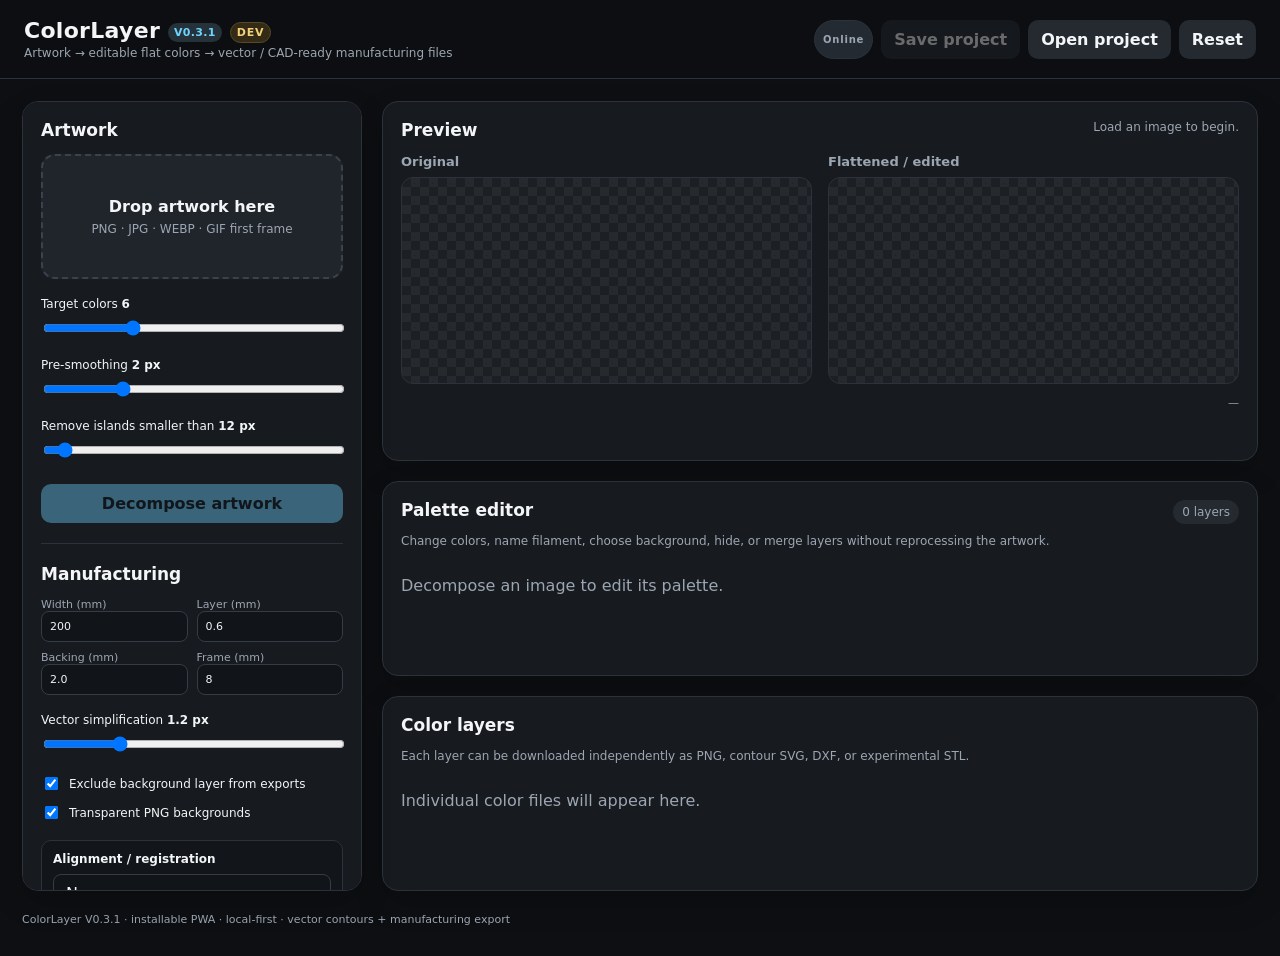
<file: colorlayer-dev/index.html>
<!doctype html>
<html lang="en">
<head>
  <meta charset="utf-8" />
  <meta name="viewport" content="width=device-width, initial-scale=1" />
  <title>ColorLayer V0.3.1 — Artwork to Manufacturing Layers</title>
  <meta name="theme-color" content="#0d0f12" />
  <meta name="apple-mobile-web-app-capable" content="yes" />
  <meta name="apple-mobile-web-app-status-bar-style" content="black-translucent" />
  <meta name="apple-mobile-web-app-title" content="ColorLayer" />
  <link rel="manifest" href="manifest.webmanifest" />
  <link rel="apple-touch-icon" href="icons/icon.svg" />
  <link rel="icon" href="icons/icon.svg" />
  <link rel="stylesheet" href="styles.css" />
</head>
<body>
  <header class="topbar">
    <div>
      <div class="brand">ColorLayer <span>V0.3.1</span> <span id="channelBadge" class="channel-badge">LIVE</span></div>
      <div class="subtitle">Artwork → editable flat colors → vector / CAD-ready manufacturing files</div>
    </div>
    <div class="header-actions"><span id="networkBadge" class="network-badge">Online</span>
      <button id="saveProjectBtn" class="ghost" disabled>Save project</button>
      <label class="ghost file-button">Open project<input id="openProjectInput" type="file" accept="application/json,.json" hidden></label>
      <button id="resetBtn" class="ghost">Reset</button>
    </div>
  </header>

  <main class="app">
    <aside class="panel controls">
      <h2>Artwork</h2>
      <label id="dropzone" class="dropzone">
        <input id="fileInput" type="file" accept="image/*" hidden />
        <span class="drop-title">Drop artwork here</span>
        <span class="drop-sub">PNG · JPG · WEBP · GIF first frame</span>
      </label>

      <div class="control">
        <label for="colorCount">Target colors <b id="colorCountValue">6</b></label>
        <input id="colorCount" type="range" min="2" max="16" value="6" />
      </div>
      <div class="control">
        <label for="simplify">Pre-smoothing <b id="simplifyValue">2 px</b></label>
        <input id="simplify" type="range" min="0" max="8" value="2" />
      </div>
      <div class="control">
        <label for="minIsland">Remove islands smaller than <b id="minIslandValue">12 px</b></label>
        <input id="minIsland" type="range" min="0" max="250" value="12" />
      </div>
      <button id="processBtn" class="primary" disabled>Decompose artwork</button>

      <hr>
      <h2>Manufacturing</h2>
      <div class="grid2">
        <label>Width (mm)<input id="widthMm" type="number" min="10" step="1" value="200"></label>
        <label>Layer (mm)<input id="layerMm" type="number" min="0.05" step="0.05" value="0.6"></label>
        <label>Backing (mm)<input id="backingMm" type="number" min="0.2" step="0.1" value="2.0"></label>
        <label>Frame (mm)<input id="frameMm" type="number" min="0" step="0.5" value="8"></label>
      </div>
      <div class="control">
        <label for="vectorTolerance">Vector simplification <b id="vectorToleranceValue">1.2 px</b></label>
        <input id="vectorTolerance" type="range" min="0" max="5" step="0.1" value="1.2" />
      </div>
      <label class="check"><input id="excludeBackground" type="checkbox" checked> Exclude background layer from exports</label>
      <label class="check"><input id="transparentBg" type="checkbox" checked> Transparent PNG backgrounds</label>

      <div class="control boxed">
        <div class="control-title">Alignment / registration</div>
        <select id="registrationMode">
          <option value="none">None</option>
          <option value="two">2 corner markers</option>
          <option value="four">4 corner markers</option>
        </select>
        <div class="grid2 compact">
          <label>Diameter<input id="pinDiameter" type="number" min="1" step="0.1" value="3"></label>
          <label>Margin<input id="pinMargin" type="number" min="1" step="0.5" value="6"></label>
        </div>
        <small>Markers are included in SVG/DXF and the backing STL. Layer STL holes are experimental because isolated color islands may not physically reach the markers.</small>
      </div>

      <button id="exportProjectBtn" class="secondary" disabled>Export manufacturing ZIP</button>
      <div class="note">Everything runs locally in your browser. No artwork is uploaded.</div>
    </aside>

    <section class="workspace">
      <section class="panel">
        <div class="section-head">
          <h2>Preview</h2>
          <div id="status" class="status">Load an image to begin.</div>
        </div>
        <div class="preview-grid">
          <div><h3>Original</h3><canvas id="sourceCanvas"></canvas></div>
          <div><h3>Flattened / edited</h3><canvas id="quantCanvas"></canvas></div>
        </div>
        <div class="dimension-line" id="dimensionLine">—</div>
      </section>

      <section class="panel">
        <div class="section-head">
          <div>
            <h2>Palette editor</h2>
            <div class="subcopy">Change colors, name filament, choose background, hide, or merge layers without reprocessing the artwork.</div>
          </div>
          <span id="layerCountBadge" class="badge">0 layers</span>
        </div>
        <div id="paletteEditor" class="palette-editor empty">Decompose an image to edit its palette.</div>
      </section>

      <section class="panel">
        <div class="section-head">
          <div>
            <h2>Color layers</h2>
            <div class="subcopy">Each layer can be downloaded independently as PNG, contour SVG, DXF, or experimental STL.</div>
          </div>
        </div>
        <div id="layers" class="layers empty">Individual color files will appear here.</div>
      </section>
    </section>
  </main>

  <footer>ColorLayer V0.3.1 · installable PWA · local-first · vector contours + manufacturing export</footer>
  <div id="updateToast" class="update-toast" hidden><span>A newer ColorLayer build is ready.</span><button id="reloadAppBtn">Reload</button></div>
  <script src="loader.js"></script>
  <script src="pwa.js"></script>
</body>
</html>
</file>
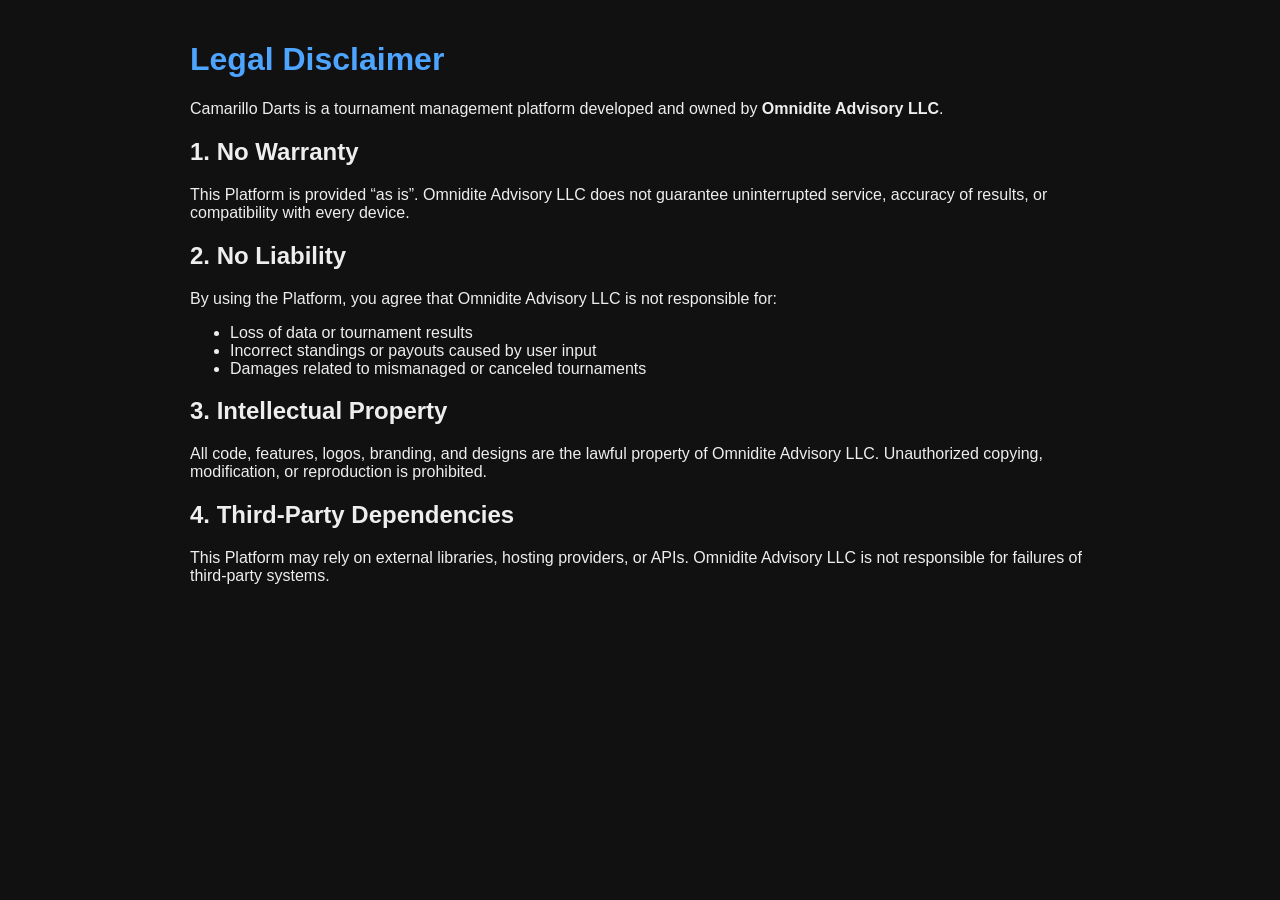
<file: disclaimer.html>
<!DOCTYPE html>
<html>
<head>
<title>Legal Disclaimer – Camarillo Darts</title>
<meta charset="UTF-8">
<style>
body { font-family: Arial, sans-serif; padding: 20px; background: #111; color: #eee; max-width: 900px; margin: auto; }
h1 { color: #4ea5ff; }
</style>
</head>
<body>

<h1>Legal Disclaimer</h1>

<p>
Camarillo Darts is a tournament management platform developed and owned by 
<strong>Omnidite Advisory LLC</strong>.
</p>

<h2>1. No Warranty</h2>
<p>
This Platform is provided “as is”. Omnidite Advisory LLC does not guarantee uninterrupted service, 
accuracy of results, or compatibility with every device.
</p>

<h2>2. No Liability</h2>
<p>
By using the Platform, you agree that Omnidite Advisory LLC is not responsible for:
</p>
<ul>
  <li>Loss of data or tournament results</li>
  <li>Incorrect standings or payouts caused by user input</li>
  <li>Damages related to mismanaged or canceled tournaments</li>
</ul>

<h2>3. Intellectual Property</h2>
<p>
All code, features, logos, branding, and designs are the lawful property of 
Omnidite Advisory LLC. Unauthorized copying, modification, or reproduction is prohibited.
</p>

<h2>4. Third-Party Dependencies</h2>
<p>
This Platform may rely on external libraries, hosting providers, or APIs.  
Omnidite Advisory LLC is not responsible for failures of third-party systems.
</p>

</body>
</html>
</file>
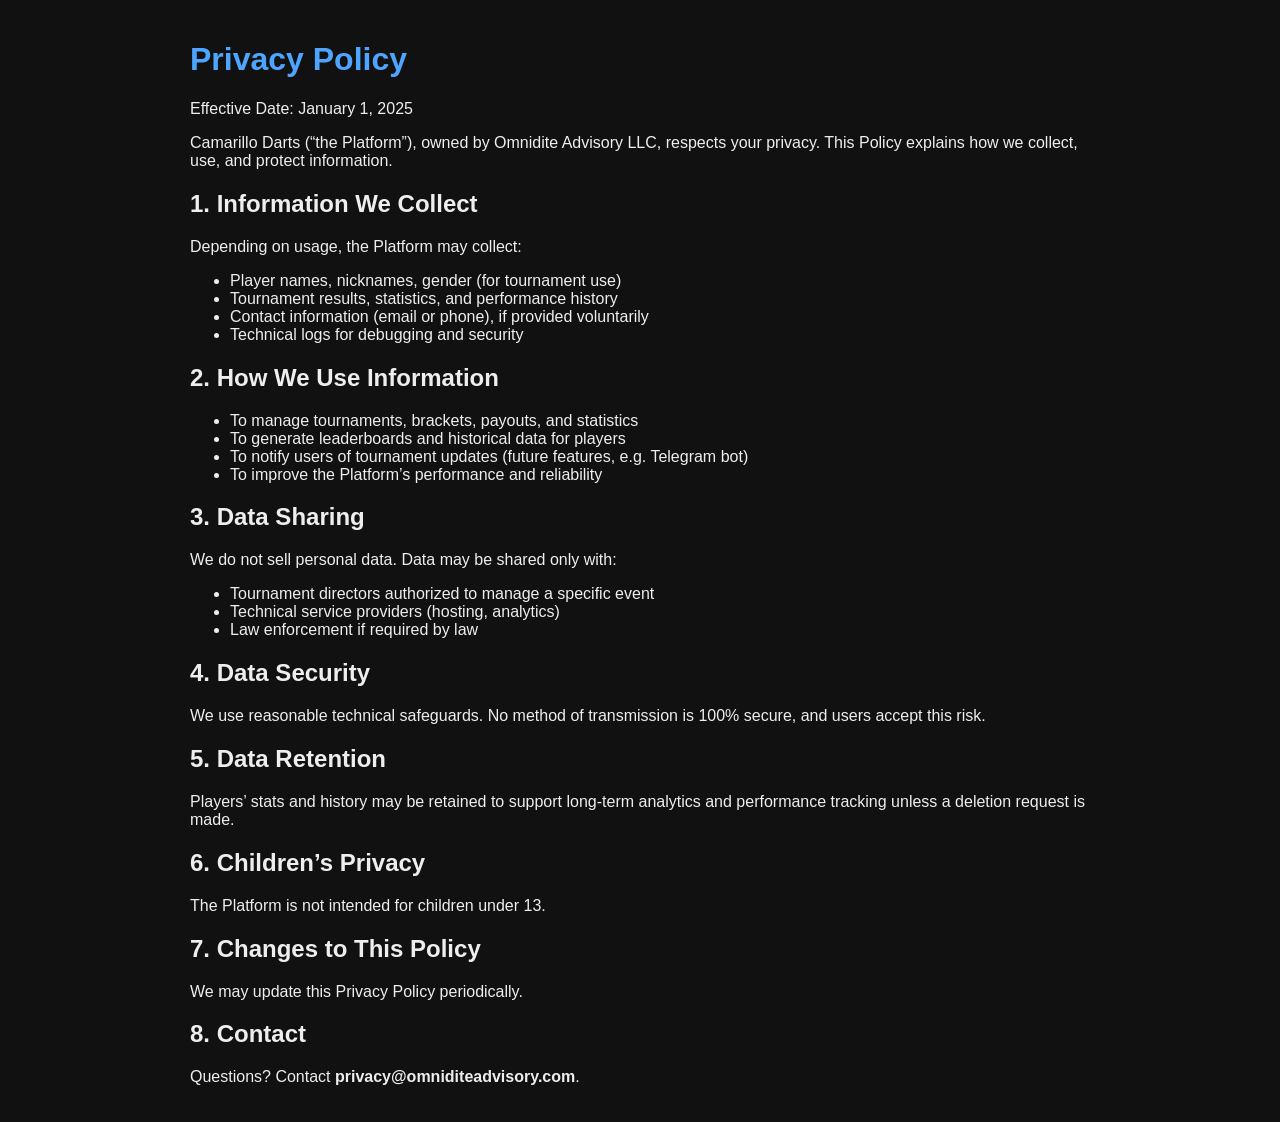
<file: privacy.html>
<!DOCTYPE html>
<html>
<head>
<title>Privacy Policy – Camarillo Darts</title>
<meta charset="UTF-8">
<style>
body { font-family: Arial, sans-serif; padding: 20px; background: #111; color: #eee; max-width: 900px; margin: auto; }
h1 { color: #4ea5ff; }
</style>
</head>
<body>

<h1>Privacy Policy</h1>
<p>Effective Date: January 1, 2025</p>

<p>
Camarillo Darts (“the Platform”), owned by Omnidite Advisory LLC, respects your privacy.  
This Policy explains how we collect, use, and protect information.
</p>

<h2>1. Information We Collect</h2>
<p>
Depending on usage, the Platform may collect:
</p>
<ul>
  <li>Player names, nicknames, gender (for tournament use)</li>
  <li>Tournament results, statistics, and performance history</li>
  <li>Contact information (email or phone), if provided voluntarily</li>
  <li>Technical logs for debugging and security</li>
</ul>

<h2>2. How We Use Information</h2>
<ul>
<li>To manage tournaments, brackets, payouts, and statistics</li>
<li>To generate leaderboards and historical data for players</li>
<li>To notify users of tournament updates (future features, e.g. Telegram bot)</li>
<li>To improve the Platform’s performance and reliability</li>
</ul>

<h2>3. Data Sharing</h2>
<p>
We do not sell personal data.  
Data may be shared only with:
<ul>
<li>Tournament directors authorized to manage a specific event</li>
<li>Technical service providers (hosting, analytics)</li>
<li>Law enforcement if required by law</li>
</ul>
</p>

<h2>4. Data Security</h2>
<p>
We use reasonable technical safeguards. No method of transmission is 100% secure, 
and users accept this risk.
</p>

<h2>5. Data Retention</h2>
<p>
Players’ stats and history may be retained to support long-term analytics 
and performance tracking unless a deletion request is made.
</p>

<h2>6. Children’s Privacy</h2>
<p>
The Platform is not intended for children under 13.
</p>

<h2>7. Changes to This Policy</h2>
<p>
We may update this Privacy Policy periodically.
</p>

<h2>8. Contact</h2>
<p>
Questions? Contact <strong>privacy@omniditeadvisory.com</strong>.
</p>

</body>
</html>
</file>
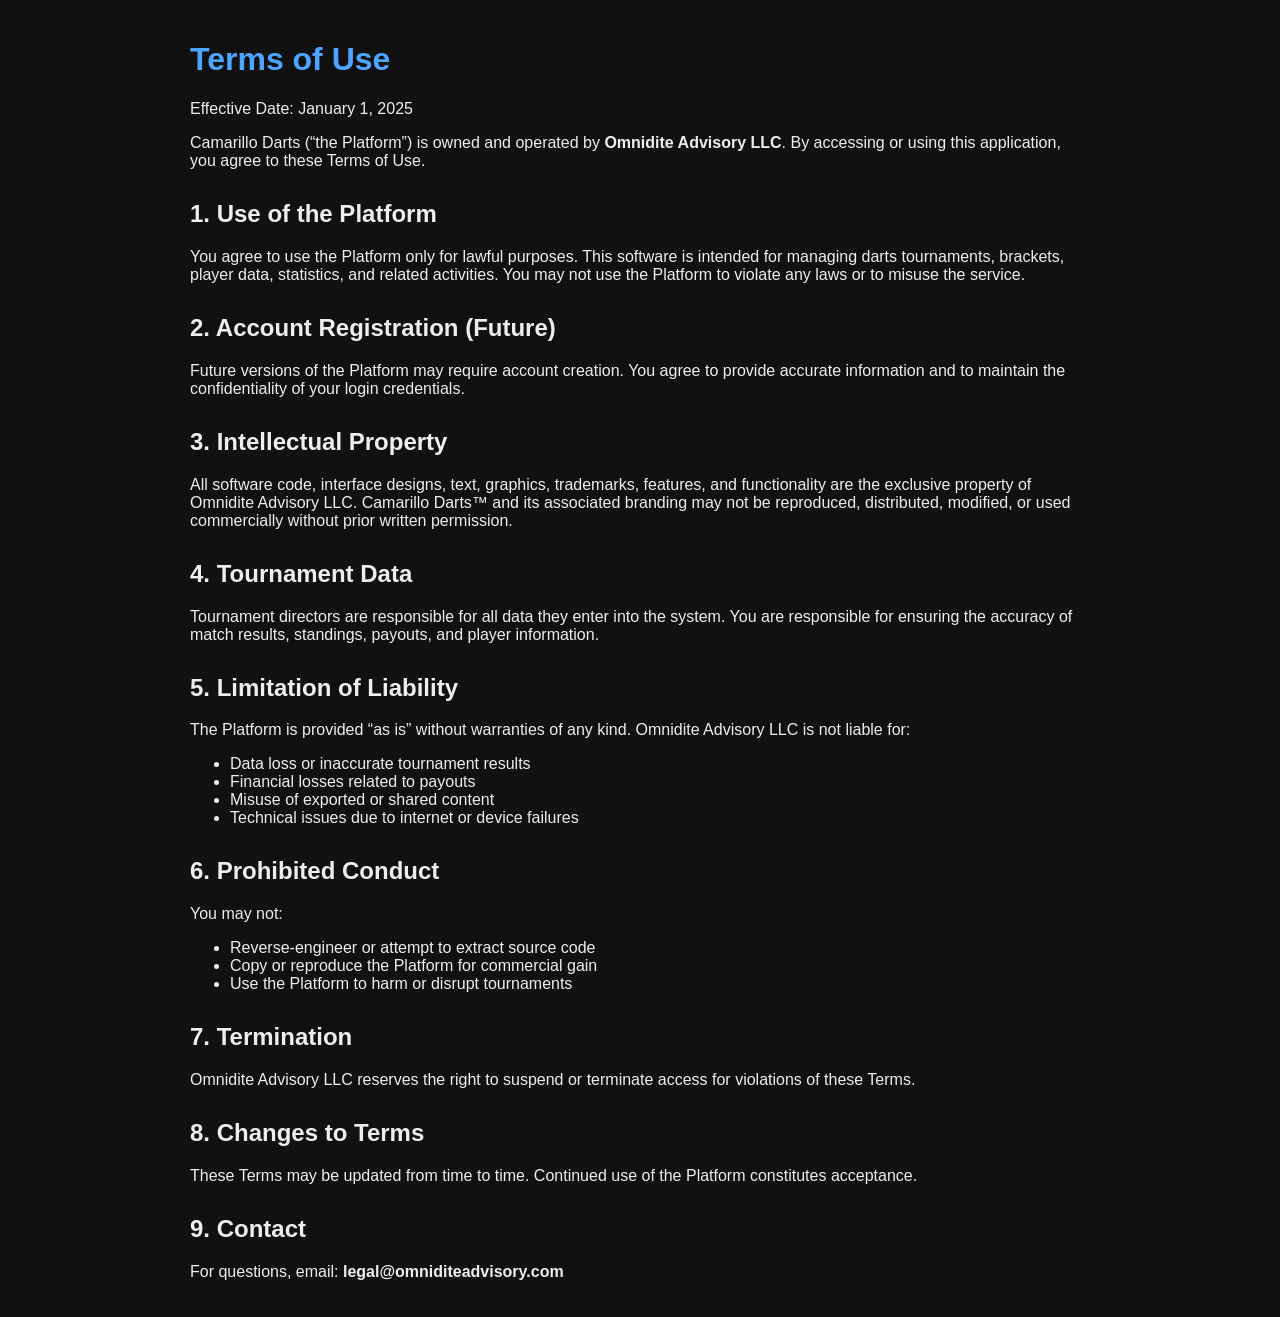
<file: terms.html>
<!DOCTYPE html>
<html>
<head>
<title>Terms of Use – Camarillo Darts</title>
<meta charset="UTF-8">
<style>
body { font-family: Arial, sans-serif; padding: 20px; background: #111; color: #eee; max-width: 900px; margin: auto; }
h1 { color: #4ea5ff; }
h2 { margin-top: 30px; }
</style>
</head>
<body>

<h1>Terms of Use</h1>
<p>Effective Date: January 1, 2025</p>

<p>
Camarillo Darts (“the Platform”) is owned and operated by 
<strong>Omnidite Advisory LLC</strong>. By accessing or using this application, 
you agree to these Terms of Use.
</p>

<h2>1. Use of the Platform</h2>
<p>
You agree to use the Platform only for lawful purposes. This software is intended 
for managing darts tournaments, brackets, player data, statistics, and related activities.
You may not use the Platform to violate any laws or to misuse the service.
</p>

<h2>2. Account Registration (Future)</h2>
<p>
Future versions of the Platform may require account creation. You agree to 
provide accurate information and to maintain the confidentiality of your login credentials.
</p>

<h2>3. Intellectual Property</h2>
<p>
All software code, interface designs, text, graphics, trademarks, features, and 
functionality are the exclusive property of Omnidite Advisory LLC.  
Camarillo Darts™ and its associated branding may not be reproduced, distributed, 
modified, or used commercially without prior written permission.
</p>

<h2>4. Tournament Data</h2>
<p>
Tournament directors are responsible for all data they enter into the system.  
You are responsible for ensuring the accuracy of match results, standings, payouts, 
and player information.
</p>

<h2>5. Limitation of Liability</h2>
<p>
The Platform is provided “as is” without warranties of any kind.  
Omnidite Advisory LLC is not liable for:
<ul>
<li>Data loss or inaccurate tournament results</li>
<li>Financial losses related to payouts</li>
<li>Misuse of exported or shared content</li>
<li>Technical issues due to internet or device failures</li>
</ul>
</p>

<h2>6. Prohibited Conduct</h2>
<p>You may not:</p>
<ul>
  <li>Reverse-engineer or attempt to extract source code</li>
  <li>Copy or reproduce the Platform for commercial gain</li>
  <li>Use the Platform to harm or disrupt tournaments</li>
</ul>

<h2>7. Termination</h2>
<p>
Omnidite Advisory LLC reserves the right to suspend or terminate access for 
violations of these Terms.
</p>

<h2>8. Changes to Terms</h2>
<p>
These Terms may be updated from time to time. Continued use of the Platform constitutes acceptance.
</p>

<h2>9. Contact</h2>
<p>
For questions, email: <strong>legal@omniditeadvisory.com</strong>
</p>

</body>
</html>
</file>
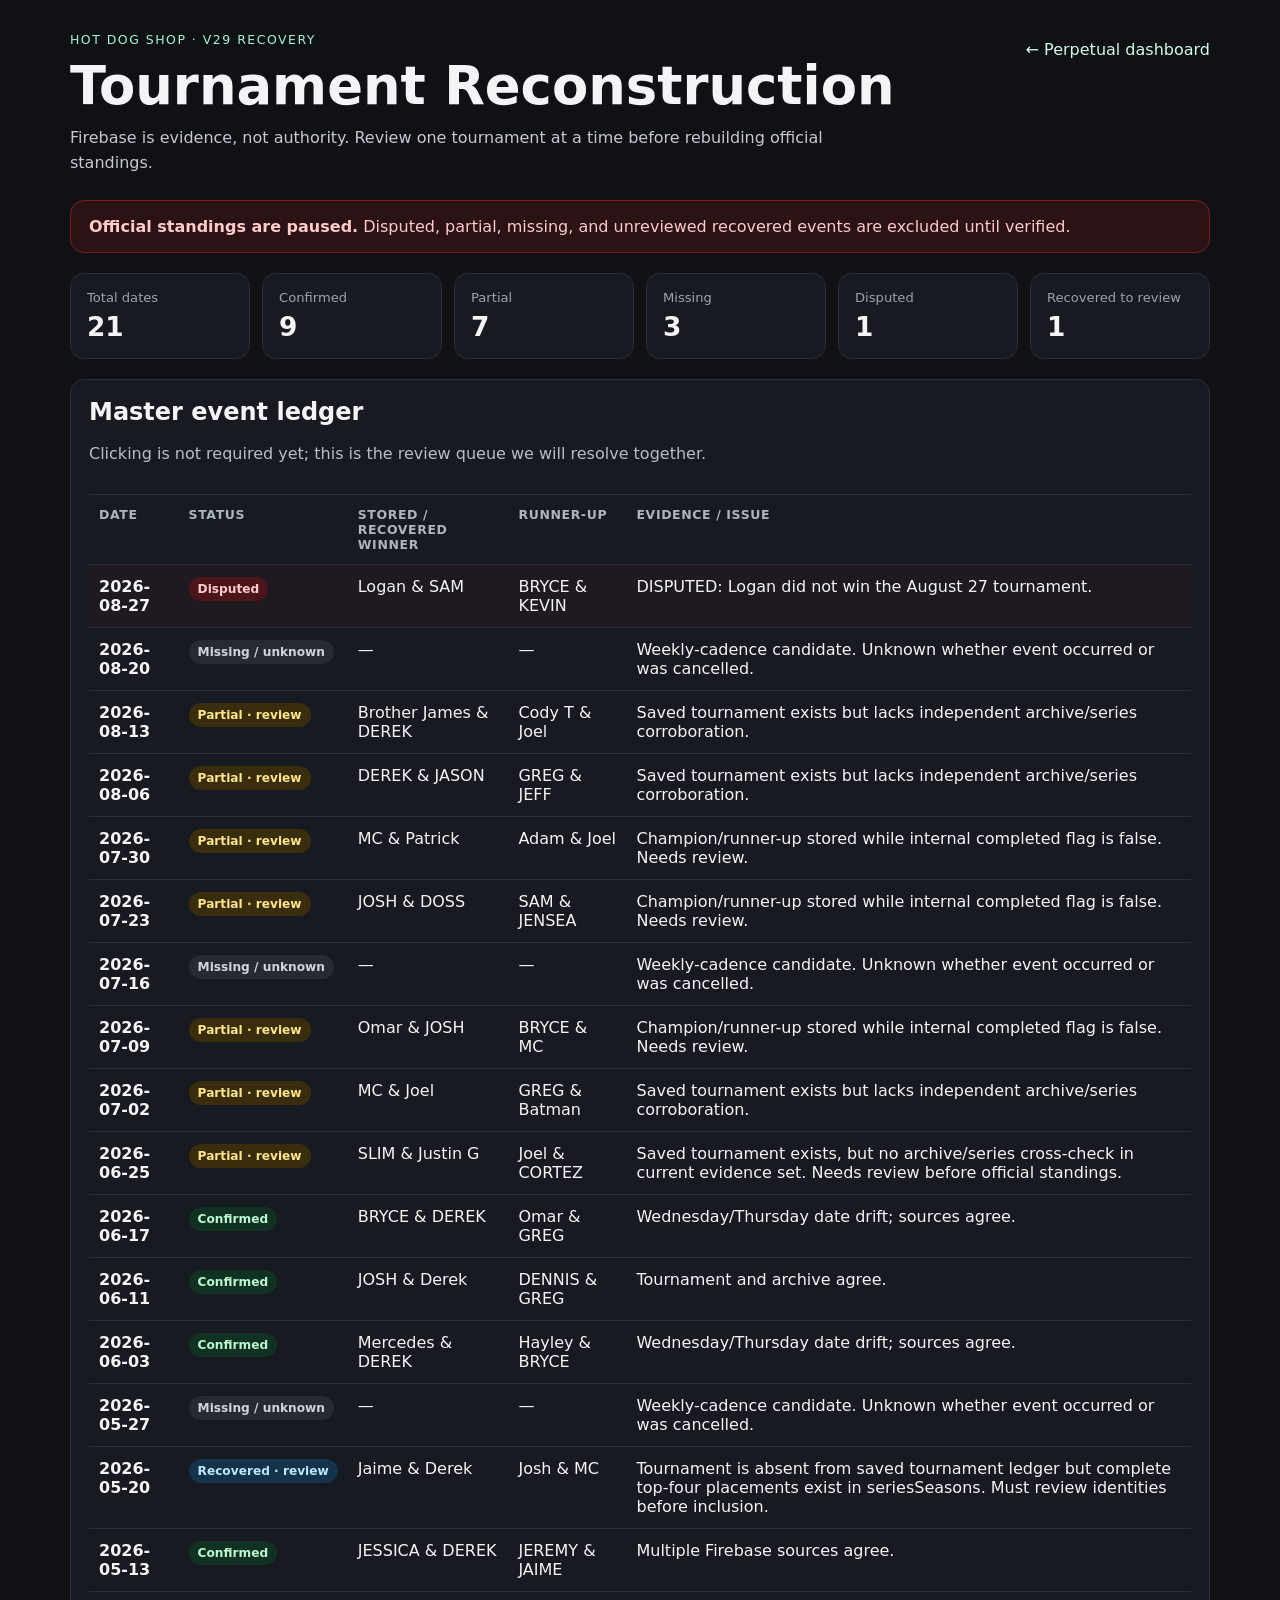
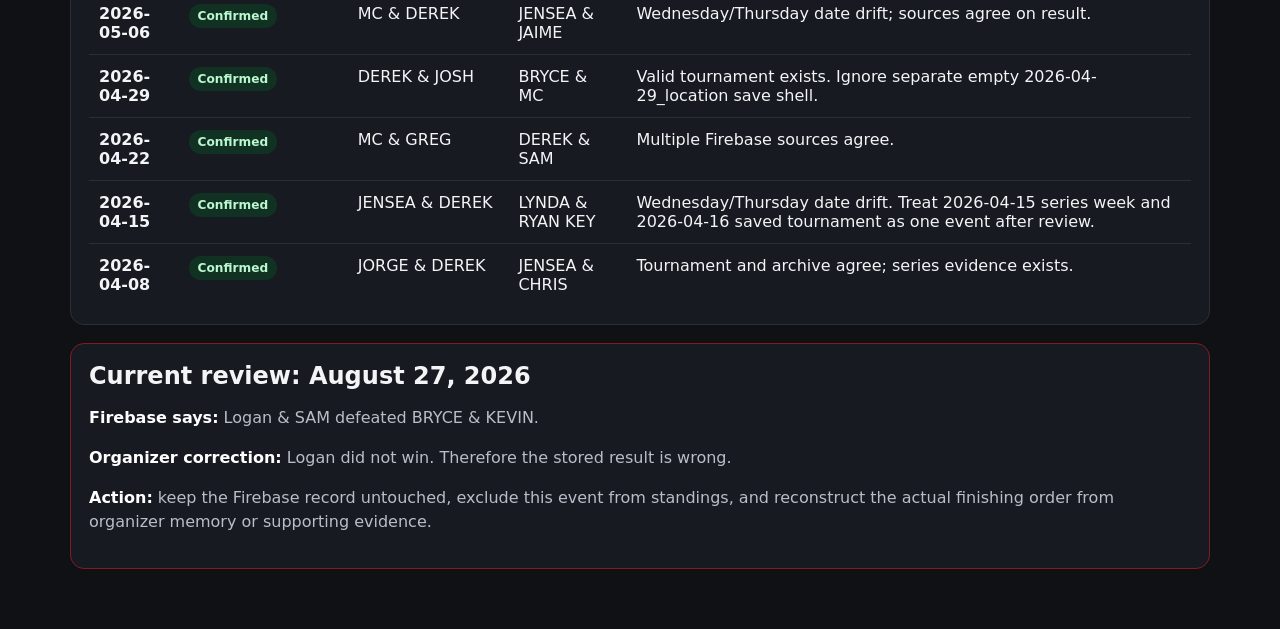
<file: perpetual/reconstruction.html>
<!doctype html>
<html lang="en">
<head>
  <meta charset="utf-8">
  <meta name="viewport" content="width=device-width, initial-scale=1">
  <title>Hot Dog Shop — Tournament Reconstruction</title>
  <link rel="stylesheet" href="reconstruction.css">
</head>
<body>
  <main class="wrap">
    <header>
      <div>
        <p class="eyebrow">Hot Dog Shop · V29 recovery</p>
        <h1>Tournament Reconstruction</h1>
        <p class="lede">Firebase is evidence, not authority. Review one tournament at a time before rebuilding official standings.</p>
      </div>
      <a class="back" href="./">← Perpetual dashboard</a>
    </header>

    <section class="warning">
      <strong>Official standings are paused.</strong>
      Disputed, partial, missing, and unreviewed recovered events are excluded until verified.
    </section>

    <section id="metrics" class="metrics"></section>

    <section class="card">
      <div class="card-head">
        <div>
          <h2>Master event ledger</h2>
          <p>Clicking is not required yet; this is the review queue we will resolve together.</p>
        </div>
      </div>
      <div class="table-wrap">
        <table>
          <thead>
            <tr>
              <th>Date</th>
              <th>Status</th>
              <th>Stored / recovered winner</th>
              <th>Runner-up</th>
              <th>Evidence / issue</th>
            </tr>
          </thead>
          <tbody id="ledger-body"><tr><td colspan="5">Loading reconstruction ledger…</td></tr></tbody>
        </table>
      </div>
    </section>

    <section class="card focus">
      <h2>Current review: August 27, 2026</h2>
      <p><strong>Firebase says:</strong> Logan &amp; SAM defeated BRYCE &amp; KEVIN.</p>
      <p><strong>Organizer correction:</strong> Logan did not win. Therefore the stored result is wrong.</p>
      <p><strong>Action:</strong> keep the Firebase record untouched, exclude this event from standings, and reconstruct the actual finishing order from organizer memory or supporting evidence.</p>
    </section>
  </main>
  <script src="reconstruction.js"></script>
</body>
</html>
</file>
<file: colorlayer-dev/styles.css>
*{box-sizing:border-box} :root{--bg:#0d0f12;--panel:#171a1f;--panel2:#20242b;--text:#f3f5f7;--muted:#9ca6b2;--line:#2c323b;--accent:#6fd3ff;--good:#b7ef72;--danger:#ff7c7c} body{margin:0;font-family:Inter,ui-sans-serif,system-ui,-apple-system,BlinkMacSystemFont,"Segoe UI",sans-serif;background:var(--bg);color:var(--text)} button,input,select{font:inherit}.topbar{display:flex;justify-content:space-between;gap:20px;align-items:center;padding:18px 24px;border-bottom:1px solid var(--line);position:sticky;top:0;z-index:10;background:rgba(13,15,18,.94);backdrop-filter:blur(12px)}.brand{font-weight:850;font-size:22px;letter-spacing:.3px}.brand span{font-size:11px;background:#26323a;color:var(--accent);padding:3px 6px;border-radius:999px;vertical-align:middle}.subtitle,.subcopy{color:var(--muted);font-size:12px;margin-top:3px}.header-actions{display:flex;gap:8px;flex-wrap:wrap}.app{max-width:1540px;margin:0 auto;padding:22px;display:grid;grid-template-columns:340px 1fr;gap:20px}.panel{background:var(--panel);border:1px solid var(--line);border-radius:16px;padding:18px;box-shadow:0 12px 30px rgba(0,0,0,.18)}.controls{align-self:start;position:sticky;top:90px;max-height:calc(100vh - 110px);overflow:auto}h2{margin:0 0 14px;font-size:17px}h3{font-size:13px;color:var(--muted);margin:0 0 8px;font-weight:650}hr{border:0;border-top:1px solid var(--line);margin:20px 0}.dropzone{min-height:125px;border:2px dashed #3a424e;border-radius:14px;display:flex;flex-direction:column;justify-content:center;align-items:center;cursor:pointer;padding:20px;text-align:center;background:var(--panel2)}.dropzone.drag{border-color:var(--accent)}.drop-title{font-weight:750}.drop-sub{color:var(--muted);font-size:12px;margin-top:6px}.control{margin:18px 0}.control label{display:block;font-size:12px;margin-bottom:7px}.control small,.boxed small{color:var(--muted);display:block;margin-top:7px;line-height:1.4;font-size:11px}.control-title{font-size:12px;font-weight:750;margin-bottom:8px}input[type=range]{width:100%}input[type=number],input[type=text],select{width:100%;background:#111419;color:var(--text);border:1px solid #353c46;border-radius:8px;padding:8px}input[type=color]{width:42px;height:34px;border:1px solid #3a424d;border-radius:8px;background:#111419;padding:2px}.grid2{display:grid;grid-template-columns:1fr 1fr;gap:9px}.grid2 label{font-size:11px;color:var(--muted)}.grid2.compact{margin-top:9px}.check{display:flex;align-items:center;gap:8px;font-size:12px;margin:10px 0}.boxed{background:#12151a;border:1px solid var(--line);padding:11px;border-radius:10px}button,.file-button{border:0;border-radius:10px;padding:10px 13px;font-weight:750;cursor:pointer;text-align:center}button:disabled{opacity:.4;cursor:not-allowed}.primary{width:100%;background:var(--accent);color:#061118;margin-top:4px}.secondary{width:100%;background:var(--good);color:#0c1307;margin-top:10px}.ghost,.file-button{background:#252a31;color:var(--text)}.note{margin-top:12px;color:var(--muted);font-size:11px;line-height:1.4}.workspace{display:grid;gap:20px;min-width:0}.section-head{display:flex;justify-content:space-between;gap:12px;align-items:flex-start}.status{color:var(--muted);font-size:12px}.badge{padding:5px 9px;background:#252a31;border-radius:999px;color:var(--muted);font-size:12px}.preview-grid{display:grid;grid-template-columns:1fr 1fr;gap:16px}.preview-grid canvas{width:100%;height:auto;max-height:500px;object-fit:contain;background-color:#1c2025;background-image:linear-gradient(45deg,#262a2f 25%,transparent 25%),linear-gradient(-45deg,#262a2f 25%,transparent 25%),linear-gradient(45deg,transparent 75%,#262a2f 75%),linear-gradient(-45deg,transparent 75%,#262a2f 75%);background-size:18px 18px;background-position:0 0,0 9px,9px -9px,-9px 0;border:1px solid var(--line);border-radius:12px}.dimension-line{text-align:right;color:var(--muted);font-size:11px;margin-top:8px}.palette-editor{display:grid;gap:9px}.palette-editor.empty,.layers.empty{display:block;color:var(--muted);padding:28px 0}.palette-row{display:grid;grid-template-columns:24px 48px minmax(90px,1fr) minmax(130px,1.7fr) auto auto;gap:8px;align-items:center;background:var(--panel2);border:1px solid var(--line);padding:8px;border-radius:10px}.palette-row.bg{outline:1px solid var(--accent)}.palette-row.hidden-layer{opacity:.5}.palette-index{font-size:11px;color:var(--muted);text-align:center}.filament{font-size:12px}.palette-actions{display:flex;gap:5px}.small-btn{padding:7px 8px;font-size:10px;background:#2e353e;color:var(--text)}.small-btn.danger{color:#ffd1d1}.bg-radio{display:flex;align-items:center;gap:4px;font-size:10px;color:var(--muted)}.merge-select{min-width:105px;font-size:10px;padding:7px}.layers{display:grid;grid-template-columns:repeat(auto-fill,minmax(245px,1fr));gap:14px}.layer-card{background:var(--panel2);border:1px solid var(--line);border-radius:12px;padding:11px}.layer-card canvas{width:100%;height:auto;aspect-ratio:1/1;object-fit:contain;background-color:#222;background-image:linear-gradient(45deg,#292929 25%,transparent 25%),linear-gradient(-45deg,#292929 25%,transparent 25%),linear-gradient(45deg,transparent 75%,#292929 75%),linear-gradient(-45deg,transparent 75%,#292929 75%);background-size:16px 16px;background-position:0 0,0 8px,8px -8px,-8px 0;border-radius:8px}.layer-title{display:flex;align-items:center;justify-content:space-between;gap:8px;margin:8px 0}.layer-title strong{font-size:12px}.layer-meta{font-size:10px;color:var(--muted);margin-bottom:8px;min-height:28px}.layer-actions{display:grid;grid-template-columns:repeat(4,1fr);gap:6px}.layer-actions button{padding:7px 4px;font-size:10px;background:#2c333c;color:var(--text)}.swatch{width:16px;height:16px;border-radius:50%;border:1px solid rgba(255,255,255,.3);display:inline-block}footer{max-width:1540px;margin:0 auto;padding:0 22px 30px;color:var(--muted);font-size:11px}@media(max-width:1050px){.app{grid-template-columns:1fr}.controls{position:static;max-height:none}}@media(max-width:760px){.preview-grid{grid-template-columns:1fr}.palette-row{grid-template-columns:24px 48px 1fr}.palette-row>*:nth-child(n+4){grid-column:span 1}.layer-actions{grid-template-columns:1fr 1fr}.topbar{align-items:flex-start;flex-direction:column}}

.channel-badge,.network-badge{display:inline-flex;align-items:center;border:1px solid var(--line);border-radius:999px;padding:4px 8px;font-size:10px;font-weight:800;letter-spacing:.08em;vertical-align:middle;background:#242a31;color:var(--muted)}
.channel-badge.dev{background:#332b16;color:#f2d17a;border-color:#574a25}.network-badge.offline{background:#331e22;color:#ff9b9b;border-color:#5e2d35}
.update-toast{position:fixed;right:18px;bottom:18px;z-index:50;display:flex;align-items:center;gap:12px;background:#20242b;border:1px solid #3b4550;border-radius:12px;padding:12px 14px;box-shadow:0 16px 40px rgba(0,0,0,.4);font-size:12px}.update-toast[hidden]{display:none}.update-toast button{background:var(--accent);color:#061118;padding:7px 10px}
@media (max-width:700px){.topbar{align-items:flex-start;flex-direction:column}.header-actions{width:100%;display:flex;flex-wrap:wrap}.app{padding:12px}.panel{padding:14px}.update-toast{left:12px;right:12px;bottom:12px;justify-content:space-between}}
</file>
<file: perpetual/reconstruction.css>
*{box-sizing:border-box}body{margin:0;background:#0f1115;color:#f3f4f6;font-family:Inter,ui-sans-serif,system-ui,-apple-system,BlinkMacSystemFont,"Segoe UI",sans-serif}.wrap{max-width:1180px;margin:0 auto;padding:32px 20px 60px}header{display:flex;justify-content:space-between;gap:24px;align-items:flex-start;margin-bottom:24px}.eyebrow{text-transform:uppercase;letter-spacing:.12em;color:#a7f3d0;font-size:.78rem;margin:0 0 8px}h1{font-size:clamp(2rem,5vw,3.3rem);margin:0 0 10px}.lede{max-width:780px;color:#c4c9d1;line-height:1.55;margin:0}.back{color:#d1fae5;text-decoration:none;white-space:nowrap;padding-top:8px}.warning{border:1px solid #7f1d1d;background:#2a1215;border-radius:14px;padding:16px 18px;margin-bottom:20px;color:#fecaca}.metrics{display:grid;grid-template-columns:repeat(auto-fit,minmax(150px,1fr));gap:12px;margin:20px 0}.metric,.card{background:#171a20;border:1px solid #2a2f39;border-radius:14px}.metric{padding:16px}.metric span{display:block;color:#9ca3af;font-size:.82rem;margin-bottom:6px}.metric strong{font-size:1.65rem}.card{padding:18px;margin-top:18px}.card-head{display:flex;justify-content:space-between;align-items:center;gap:16px}.card h2{margin:0 0 8px}.card p{color:#b8bec8;line-height:1.5}.table-wrap{overflow:auto;margin-top:12px}table{width:100%;border-collapse:collapse;min-width:900px}th,td{text-align:left;padding:12px 10px;border-top:1px solid #292e37;vertical-align:top}th{color:#aeb5c0;font-size:.78rem;text-transform:uppercase;letter-spacing:.05em}.status{display:inline-block;border-radius:999px;padding:5px 9px;font-size:.76rem;font-weight:700;white-space:nowrap}.confirmed{background:#113223;color:#bbf7d0}.partial{background:#392d0e;color:#fde68a}.missing{background:#252a33;color:#d1d5db}.disputed{background:#4b151a;color:#fecaca}.recovered-pending-review{background:#14324a;color:#bae6fd}.recovered-reviewed{background:#113223;color:#bbf7d0}.cancelled-unverified{background:#30233a;color:#e9d5ff}.status-disputed td{background:rgba(127,29,29,.07)}.focus{border-color:#7f1d1d}.focus strong{color:#fff}@media(max-width:700px){header{display:block}.back{display:inline-block;margin-top:14px}.wrap{padding:22px 14px 40px}}
</file>
